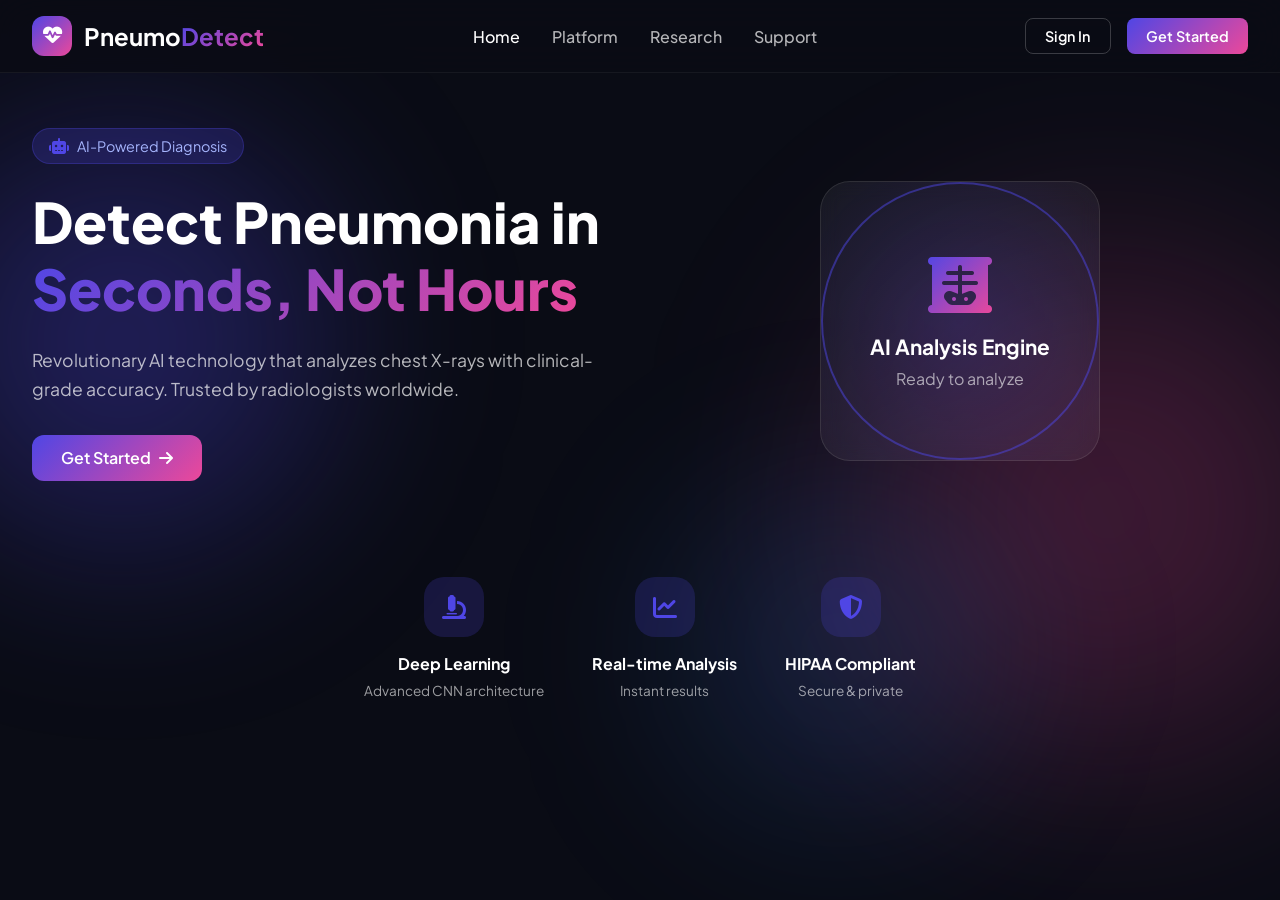
<file: frontend/index.html>
<!DOCTYPE html>
<html lang="en">
<head>
    <meta charset="UTF-8">
    <meta name="viewport" content="width=device-width, initial-scale=1.0">
    <title>PneumoDetect AI</title>
    <link rel="stylesheet" href="style.css">
    <link href="https://fonts.googleapis.com/css2?family=Plus+Jakarta+Sans:wght@300;400;500;600;700;800&display=swap" rel="stylesheet">
    <link rel="stylesheet" href="https://cdnjs.cloudflare.com/ajax/libs/font-awesome/6.4.0/css/all.min.css">
</head>
<body>
    <!-- Modern Background -->
    <div class="new-bg">
        <div class="blob-1"></div>
        <div class="blob-2"></div>
        <div class="blob-3"></div>
    </div>

    <!-- Navigation -->
    <nav class="new-nav">
        <div class="nav-wrapper">
            <div class="brand">
                <div class="brand-icon">
                    <i class="fas fa-heartbeat"></i>
                </div>
                <span class="brand-name">Pneumo<span>Detect</span></span>
            </div>
            <div class="nav-menu">
                <a href="#" class="nav-item active">Home</a>
                <a href="#" class="nav-item">Platform</a>
                <a href="#" class="nav-item">Research</a>
                <a href="#" class="nav-item">Support</a>
            </div>
            <div class="auth-actions">
                <button class="auth-btn login-btn" onclick="window.location.href='login.html'">Sign In</button>
                <button class="auth-btn signup-btn" onclick="window.location.href='login.html?register=true'">Get Started</button>
            </div>
        </div>
    </nav>

    <!-- Landing Content -->
    <div class="landing-content">
        <!-- Hero Section -->
        <div class="new-hero">
            <div class="hero-left">
                <div class="hero-tag">
                    <i class="fas fa-robot"></i>
                    <span>AI-Powered Diagnosis</span>
                </div>
                <h1 class="hero-heading">
                    Detect Pneumonia in<br>
                    <span class="heading-highlight">Seconds, Not Hours</span>
                </h1>
                <p class="hero-text">
                    Revolutionary AI technology that analyzes chest X-rays with clinical-grade accuracy.
                    Trusted by radiologists worldwide.
                </p>
                <div class="hero-cta">
                    <button class="cta-primary" onclick="window.location.href='login.html?register=true'">
                        Get Started
                        <i class="fas fa-arrow-right"></i>

                </div>

            </div>
            <div class="hero-right">
                <div class="hero-card">
                    <div class="card-glow"></div>
                    <div class="card-content">
                        <i class="fas fa-x-ray"></i>
                        <h3>AI Analysis Engine</h3>
                        <p>Ready to analyze</p>
                        <div class="pulse-ring"></div>
                    </div>
                </div>
            </div>
        </div>

        <!-- Features Preview -->
        <div class="features-preview">
            <div class="feature-item">
                <div class="feature-icon">
                    <i class="fas fa-microscope"></i>
                </div>
                <h4>Deep Learning</h4>
                <p>Advanced CNN architecture</p>
            </div>
            <div class="feature-item">
                <div class="feature-icon">
                    <i class="fas fa-chart-line"></i>
                </div>
                <h4>Real-time Analysis</h4>
                <p>Instant results</p>
            </div>
            <div class="feature-item">
                <div class="feature-icon">
                    <i class="fas fa-shield-alt"></i>
                </div>
                <h4>HIPAA Compliant</h4>
                <p>Secure & private</p>
            </div>
        </div>
    </div>

    <script>
        // Simple redirect for demo button
        document.getElementById('demoBtn')?.addEventListener('click', function() {
            alert('Demo video coming soon!');
        });
    </script>
</body>
</html>
</file>
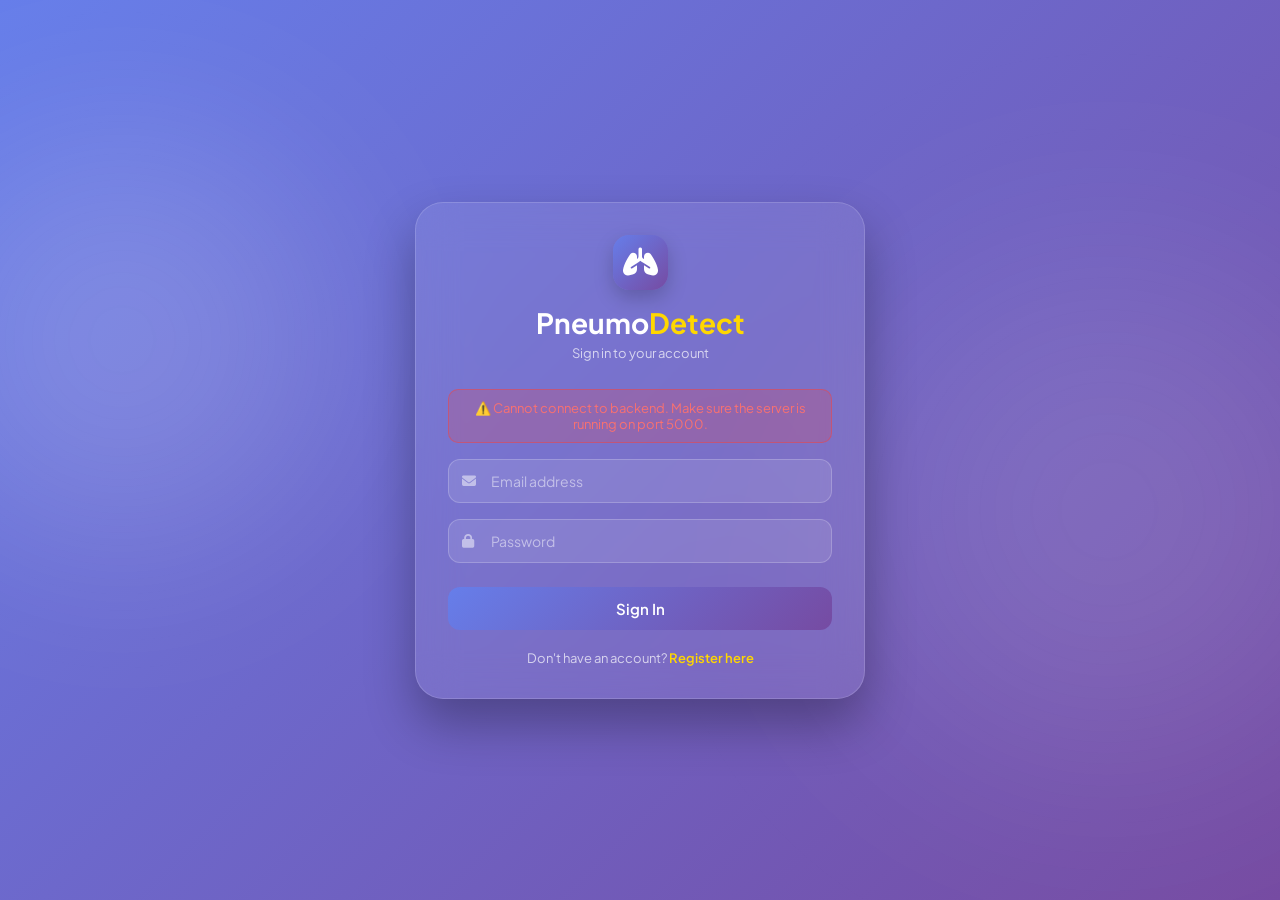
<file: frontend/login.html>
<!DOCTYPE html>
<html lang="en">
<head>
    <meta charset="UTF-8">
    <meta name="viewport" content="width=device-width, initial-scale=1.0">
    <title>Login - PneumoDetect AI</title>
    <link href="https://fonts.googleapis.com/css2?family=Plus+Jakarta+Sans:wght@300;400;500;600;700;800&display=swap" rel="stylesheet">
    <link rel="stylesheet" href="https://cdnjs.cloudflare.com/ajax/libs/font-awesome/6.4.0/css/all.min.css">
    <style>
        * {
            margin: 0;
            padding: 0;
            box-sizing: border-box;
        }

        

        body {
            font-family: 'Plus Jakarta Sans', sans-serif;
            min-height: 100vh;
            background: linear-gradient(135deg, #667eea 0%, #764ba2 100%);
        }

        .bg-animation {
            position: fixed;
            top: 0;
            left: 0;
            width: 100%;
            height: 100%;
            z-index: 0;
            overflow: hidden;
        }

        .bg-blob-1 {
            position: absolute;
            top: 10%;
            left: -10%;
            width: 500px;
            height: 500px;
            background: radial-gradient(circle, rgba(255,255,255,0.2), transparent);
            border-radius: 50%;
            filter: blur(80px);
            animation: floatBlob 15s ease-in-out infinite;
        }

        .bg-blob-2 {
            position: absolute;
            bottom: 10%;
            right: -10%;
            width: 600px;
            height: 600px;
            background: radial-gradient(circle, rgba(255,255,255,0.15), transparent);
            border-radius: 50%;
            filter: blur(100px);
            animation: floatBlob 20s ease-in-out infinite reverse;
        }

        @keyframes floatBlob {
            0%, 100% { transform: translate(0, 0) scale(1); }
            50% { transform: translate(50px, 50px) scale(1.1); }
        }

        .login-container {
            position: relative;
            z-index: 1;
            min-height: 100vh;
            display: flex;
            align-items: center;
            justify-content: center;
            padding: 20px;
        }

        .login-card {
            background: rgba(255, 255, 255, 0.08);
            backdrop-filter: blur(20px);
            border-radius: 28px;
            padding: 32px;
            width: 100%;
            max-width: 450px;
            border: 1px solid rgba(255, 255, 255, 0.15);
            box-shadow: 0 25px 50px rgba(0, 0, 0, 0.3);
            animation: fadeInUp 0.6s ease;
        }

        @keyframes fadeInUp {
            from { opacity: 0; transform: translateY(30px); }
            to { opacity: 1; transform: translateY(0); }
        }

        .login-header {
            text-align: center;
            margin-bottom: 28px;
        }

        .logo-icon {
            width: 55px;
            height: 55px;
            background: linear-gradient(135deg, #667eea, #764ba2);
            border-radius: 16px;
            display: flex;
            align-items: center;
            justify-content: center;
            margin: 0 auto 15px;
            box-shadow: 0 8px 20px rgba(0, 0, 0, 0.2);
        }

        .logo-icon i {
            font-size: 28px;
            color: white;
        }

        .login-header h1 {
            font-size: 28px;
            font-weight: 700;
            color: white;
            margin-bottom: 5px;
        }

        .login-header h1 span {
            color: #ffd700;
        }

        .login-header p {
            color: rgba(255, 255, 255, 0.7);
            font-size: 13px;
        }

        .input-group {
            position: relative;
            margin-bottom: 16px;
        }

        .input-group i {
            position: absolute;
            left: 14px;
            top: 50%;
            transform: translateY(-50%);
            color: rgba(255, 255, 255, 0.5);
            font-size: 14px;
        }

        .input-group input, .input-group select {
            width: 100%;
            padding: 12px 14px 12px 42px;
            background: rgba(255, 255, 255, 0.1);
            border: 1px solid rgba(255, 255, 255, 0.2);
            border-radius: 12px;
            color: white;
            font-size: 14px;
            font-family: inherit;
        }

        .input-group select option {
            background: #1a1a2e;
        }

        .input-group input:focus, .input-group select:focus {
            outline: none;
            border-color: #667eea;
            background: rgba(255, 255, 255, 0.15);
        }

        .input-group input::placeholder {
            color: rgba(255, 255, 255, 0.5);
        }

        .login-btn {
            width: 100%;
            padding: 12px;
            background: linear-gradient(135deg, #667eea, #764ba2);
            border: none;
            border-radius: 12px;
            color: white;
            font-size: 15px;
            font-weight: 600;
            cursor: pointer;
            transition: all 0.3s ease;
            font-family: inherit;
            margin-top: 8px;
        }

        .login-btn:hover {
            transform: translateY(-2px);
            box-shadow: 0 8px 20px rgba(102, 126, 234, 0.4);
        }

        .login-footer {
            text-align: center;
            margin-top: 20px;
            color: rgba(255, 255, 255, 0.7);
            font-size: 13px;
        }

        .login-footer a {
            color: #ffd700;
            text-decoration: none;
            font-weight: 600;
        }

        .login-footer a:hover {
            text-decoration: underline;
        }

        .error-message {
            background: rgba(239, 68, 68, 0.2);
            border: 1px solid rgba(239, 68, 68, 0.5);
            border-radius: 10px;
            padding: 10px;
            margin-bottom: 16px;
            color: #f87171;
            font-size: 13px;
            text-align: center;
        }

        .success-message {
            background: rgba(34, 197, 94, 0.2);
            border: 1px solid rgba(34, 197, 94, 0.5);
            border-radius: 10px;
            padding: 10px;
            margin-bottom: 16px;
            color: #4ade80;
            font-size: 13px;
            text-align: center;
        }

        .modal {
            display: none;
            position: fixed;
            top: 0;
            left: 0;
            width: 100%;
            height: 100%;
            background: rgba(0, 0, 0, 0.9);
            backdrop-filter: blur(20px);
            z-index: 1000;
            align-items: center;
            justify-content: center;
        }

        .modal.show {
            display: flex;
        }

        .modal-content {
            background: rgba(20, 22, 36, 0.95);
            backdrop-filter: blur(20px);
            border-radius: 28px;
            padding: 32px;
            width: 90%;
            max-width: 450px;
            border: 1px solid rgba(255, 255, 255, 0.1);
            animation: fadeInUp 0.3s ease;
        }

        .modal-header {
            display: flex;
            justify-content: space-between;
            align-items: center;
            margin-bottom: 20px;
        }

        .modal-header h2 {
            color: white;
            font-size: 22px;
        }

        .close-modal {
            background: none;
            border: none;
            color: rgba(255, 255, 255, 0.5);
            font-size: 24px;
            cursor: pointer;
        }

        .close-modal:hover {
            color: white;
        }

        .form-row {
            display: grid;
            grid-template-columns: 1fr 1fr;
            gap: 12px;
            margin-bottom: 0;
        }

        .toggle-switch {
            display: flex;
            align-items: center;
            justify-content: space-between;
            background: rgba(255,255,255,0.05);
            padding: 12px;
            border-radius: 12px;
            margin-bottom: 16px;
        }

        .toggle-label {
            color: white;
            font-size: 14px;
        }

        .toggle-label i {
            margin-right: 8px;
            color: #ffd700;
        }

        .switch {
            position: relative;
            display: inline-block;
            width: 50px;
            height: 24px;
        }

        .switch input {
            opacity: 0;
            width: 0;
            height: 0;
        }

        .slider {
            position: absolute;
            cursor: pointer;
            top: 0;
            left: 0;
            right: 0;
            bottom: 0;
            background-color: rgba(255,255,255,0.2);
            transition: 0.3s;
            border-radius: 24px;
        }

        .slider:before {
            position: absolute;
            content: "";
            height: 18px;
            width: 18px;
            left: 3px;
            bottom: 3px;
            background-color: white;
            transition: 0.3s;
            border-radius: 50%;
        }

        input:checked + .slider {
            background: linear-gradient(135deg, #667eea, #764ba2);
        }

        input:checked + .slider:before {
            transform: translateX(26px);
        }

        .admin-code-field {
            display: none;
            margin-bottom: 16px;
        }

        .admin-code-field.show {
            display: block;
        }

        @media (max-width: 480px) {
            .login-card {
                padding: 24px;
            }
            .form-row {
                grid-template-columns: 1fr;
                gap: 0;
            }
            .login-header h1 {
                font-size: 24px;
            }
        }
    </style>
</head>
<body>
    <div class="bg-animation">
        <div class="bg-blob-1"></div>
        <div class="bg-blob-2"></div>
    </div>

    <div class="login-container">
        <div class="login-card">
            <div class="login-header">
                <div class="logo-icon">
                    <i class="fas fa-lungs"></i>
                </div>
                <h1>Pneumo<span>Detect</span></h1>
                <p>Sign in to your account</p>
            </div>
            
            <div id="errorDisplay" class="error-message" style="display: none;"></div>
            <div id="successDisplay" class="success-message" style="display: none;"></div>
            
            <form id="loginForm">
                <div class="input-group">
                    <i class="fas fa-envelope"></i>
                    <input type="email" id="email" placeholder="Email address" required>
                </div>
                <div class="input-group">
                    <i class="fas fa-lock"></i>
                    <input type="password" id="password" placeholder="Password" required>
                </div>
                <button type="submit" class="login-btn">Sign In</button>
            </form>
            
            <div class="login-footer">
                <p>Don't have an account? <a href="#" onclick="showRegister()">Register here</a></p>
            </div>
        </div>
    </div>

    <!-- Register Modal -->
    <div class="modal" id="registerModal">
        <div class="modal-content">
            <div class="modal-header">
                <h2>Create Account</h2>
                <button class="close-modal" onclick="closeRegister()">&times;</button>
            </div>
            <form id="registerForm">
                <div class="form-row">
                    <div class="input-group">
                        <i class="fas fa-user"></i>
                        <input type="text" id="firstName" placeholder="First Name" required>
                    </div>
                    <div class="input-group">
                        <i class="fas fa-user"></i>
                        <input type="text" id="lastName" placeholder="Last Name" required>
                    </div>
                </div>
                <div class="input-group">
                    <i class="fas fa-envelope"></i>
                    <input type="email" id="regEmail" placeholder="Email address" required>
                </div>
                <div class="input-group">
                    <i class="fas fa-hospital"></i>
                    <input type="text" id="hospitalName" placeholder="Hospital/Clinic Name">
                </div>
                <div class="input-group">
                    <i class="fas fa-lock"></i>
                    <input type="password" id="regPassword" placeholder="Password (min 6 characters)" required>
                </div>
                <div class="input-group">
                    <i class="fas fa-check-circle"></i>
                    <input type="password" id="confirmPassword" placeholder="Confirm Password" required>
                </div>
                
                <!-- Admin Toggle Switch -->
                <div class="toggle-switch">
                    <span class="toggle-label">
                        <i class="fas fa-shield-alt"></i> Register as Admin
                    </span>
                    <label class="switch">
                        <input type="checkbox" id="adminToggle">
                        <span class="slider"></span>
                    </label>
                </div>
                
                <!-- Admin Code Field (hidden by default) -->
                <div class="admin-code-field" id="adminCodeField">
                    <div class="input-group">
                        <i class="fas fa-key"></i>
                        <input type="text" id="adminCode" placeholder="Admin Registration Code">
                    </div>
                </div>
                
                <button type="submit" class="login-btn">Create Account</button>
            </form>
        </div>
    </div>

    <script>
        const API_URL = 'http://localhost:5000';
        
        // Admin toggle functionality
        const adminToggle = document.getElementById('adminToggle');
        const adminCodeField = document.getElementById('adminCodeField');
        
        adminToggle.addEventListener('change', function() {
            if (this.checked) {
                adminCodeField.classList.add('show');
            } else {
                adminCodeField.classList.remove('show');
            }
        });
        
        async function testBackendConnection() {
            try {
                const response = await fetch(`${API_URL}/health`);
                if (response.ok) {
                    console.log('✅ Backend connected');
                    document.getElementById('errorDisplay').style.display = 'none';
                } else {
                    throw new Error('Backend responded with error');
                }
            } catch (error) {
                console.error('❌ Backend not reachable:', error);
                document.getElementById('errorDisplay').style.display = 'block';
                document.getElementById('errorDisplay').innerHTML = '⚠️ Cannot connect to backend. Make sure the server is running on port 5000.';
            }
        }
        
        testBackendConnection();
        
        document.getElementById('loginForm').addEventListener('submit', async (e) => {
            e.preventDefault();
            const email = document.getElementById('email').value;
            const password = document.getElementById('password').value;
            
            try {
                const response = await fetch(`${API_URL}/api/login`, {
                    method: 'POST',
                    headers: { 'Content-Type': 'application/json' },
                    credentials: 'include',
                    body: JSON.stringify({ email, password })
                });
                
                const data = await response.json();
                
                if (response.ok) {
                    localStorage.setItem('user', JSON.stringify(data));
                    if (data.role === 'admin') {
                        window.location.href = 'admin_dashboard.html';
                    } else {
                        window.location.href = 'doctor_dashboard.html';
                    }
                } else {
                    document.getElementById('errorDisplay').style.display = 'block';
                    document.getElementById('errorDisplay').innerHTML = data.error || 'Login failed';
                    setTimeout(() => {
                        document.getElementById('errorDisplay').style.display = 'none';
                    }, 3000);
                }
            } catch (error) {
                document.getElementById('errorDisplay').style.display = 'block';
                document.getElementById('errorDisplay').innerHTML = 'Connection error. Make sure backend is running on port 5000';
            }
        });
        
        document.getElementById('registerForm').addEventListener('submit', async (e) => {
            e.preventDefault();
            const password = document.getElementById('regPassword').value;
            const confirm = document.getElementById('confirmPassword').value;
            
            if (password !== confirm) {
                alert('Passwords do not match');
                return;
            }
            
            if (password.length < 6) {
                alert('Password must be at least 6 characters');
                return;
            }
            
            const isAdmin = document.getElementById('adminToggle').checked;
            const data = {
                first_name: document.getElementById('firstName').value,
                last_name: document.getElementById('lastName').value,
                email: document.getElementById('regEmail').value,
                password: password,
                hospital_name: document.getElementById('hospitalName').value,
                role: isAdmin ? 'admin' : 'doctor'
            };
            
            if (isAdmin) {
                data.admin_code = document.getElementById('adminCode').value;
                if (!data.admin_code) {
                    alert('Admin registration code is required');
                    return;
                }
            }
            
            try {
                const response = await fetch(`${API_URL}/api/register`, {
                    method: 'POST',
                    headers: { 'Content-Type': 'application/json' },
                    body: JSON.stringify(data)
                });
                
                const result = await response.json();
                
                if (response.ok) {
                    document.getElementById('successDisplay').style.display = 'block';
                    document.getElementById('successDisplay').innerHTML = 'Registration successful! Please login.';
                    setTimeout(() => {
                        closeRegister();
                        document.getElementById('email').value = data.email;
                        document.getElementById('successDisplay').style.display = 'none';
                    }, 2000);
                } else {
                    alert(result.error || 'Registration failed');
                }
            } catch (error) {
                alert('Connection error. Make sure backend is running');
            }
        });
        
        function showRegister() {
            document.getElementById('registerModal').style.display = 'flex';
            document.getElementById('adminToggle').checked = false;
            document.getElementById('adminCodeField').classList.remove('show');
            document.getElementById('adminCode').value = '';
        }
        
        function closeRegister() {
            document.getElementById('registerModal').style.display = 'none';
        }
        
        window.onclick = function(event) {
            const modal = document.getElementById('registerModal');
            if (event.target === modal) closeRegister();
        };
    </script>

    <script>
    // Check if URL has register=true parameter
    const urlParams = new URLSearchParams(window.location.search);
    if (urlParams.get('register') === 'true') {
        // Auto-open register modal after page loads
        window.addEventListener('load', function() {
            setTimeout(function() {
                showRegister();
            }, 500);
        });
    }
</script>
</body>
</html>
</file>
<file: frontend/style.css>
* {
    margin: 0;
    padding: 0;
    box-sizing: border-box;
}

body {
    font-family: 'Plus Jakarta Sans', sans-serif;
    background: #0a0c15;
    min-height: 100vh;
    overflow-x: hidden;
    color: #fff;
}

/* Modern Background */
.new-bg {
    position: fixed;
    top: 0;
    left: 0;
    width: 100%;
    height: 100%;
    z-index: 0;
    overflow: hidden;
}

.blob-1 {
    position: absolute;
    top: 10%;
    left: -10%;
    width: 500px;
    height: 500px;
    background: radial-gradient(circle, rgba(79, 70, 229, 0.4), transparent);
    border-radius: 50%;
    filter: blur(80px);
    animation: floatBlob 15s ease-in-out infinite;
}

.blob-2 {
    position: absolute;
    bottom: 10%;
    right: -10%;
    width: 600px;
    height: 600px;
    background: radial-gradient(circle, rgba(236, 72, 153, 0.3), transparent);
    border-radius: 50%;
    filter: blur(100px);
    animation: floatBlob 20s ease-in-out infinite reverse;
}

.blob-3 {
    position: absolute;
    top: 50%;
    left: 50%;
    width: 400px;
    height: 400px;
    background: radial-gradient(circle, rgba(59, 130, 246, 0.2), transparent);
    border-radius: 50%;
    filter: blur(80px);
    animation: floatBlob 12s ease-in-out infinite;
}

@keyframes floatBlob {
    0%, 100% { transform: translate(0, 0) scale(1); }
    50% { transform: translate(50px, 50px) scale(1.1); }
}

/* Navigation */
.new-nav {
    position: fixed;
    top: 0;
    left: 0;
    right: 0;
    z-index: 100;
    background: rgba(10, 12, 21, 0.8);
    backdrop-filter: blur(20px);
    border-bottom: 1px solid rgba(255, 255, 255, 0.05);
    padding: 1rem 0;
}

.nav-wrapper {
    max-width: 1400px;
    margin: 0 auto;
    padding: 0 2rem;
    display: flex;
    justify-content: space-between;
    align-items: center;
}

.brand {
    display: flex;
    align-items: center;
    gap: 0.75rem;
}

.brand-icon {
    width: 40px;
    height: 40px;
    background: linear-gradient(135deg, #4f46e5, #ec489a);
    border-radius: 12px;
    display: flex;
    align-items: center;
    justify-content: center;
}

.brand-icon i {
    font-size: 1.2rem;
    color: white;
}

.brand-name {
    font-size: 1.5rem;
    font-weight: 700;
    color: white;
}

.brand-name span {
    background: linear-gradient(135deg, #4f46e5, #ec489a);
    -webkit-background-clip: text;
    background-clip: text;
    color: transparent;
}

.nav-menu {
    display: flex;
    gap: 2rem;
}

.nav-menu .nav-item {
    color: rgba(255, 255, 255, 0.7);
    text-decoration: none;
    font-weight: 500;
    transition: color 0.3s ease;
    background: none;
    padding: 0;
}

.nav-menu .nav-item:hover,
.nav-menu .nav-item.active {
    color: white;
}

.auth-actions {
    display: flex;
    gap: 1rem;
}

.auth-btn {
    padding: 0.5rem 1.2rem;
    border-radius: 8px;
    font-weight: 600;
    cursor: pointer;
    transition: all 0.3s ease;
    font-family: inherit;
    font-size: 0.9rem;
}

.login-btn {
    background: transparent;
    border: 1px solid rgba(255, 255, 255, 0.2);
    color: white;
}

.login-btn:hover {
    background: rgba(255, 255, 255, 0.1);
    border-color: white;
    transform: translateY(-2px);
}

.signup-btn {
    background: linear-gradient(135deg, #4f46e5, #ec489a);
    border: none;
    color: white;
}

.signup-btn:hover {
    transform: translateY(-2px);
    box-shadow: 0 5px 20px rgba(79, 70, 229, 0.4);
}

/* Landing Content */
.landing-content {
    position: relative;
    z-index: 1;
    max-width: 1400px;
    margin: 0 auto;
    padding: 8rem 2rem 4rem;
}

.new-hero {
    display: grid;
    grid-template-columns: 1fr 1fr;
    gap: 4rem;
    align-items: center;
    margin-bottom: 4rem;
}

.hero-left {
    max-width: 600px;
}

.hero-tag {
    display: inline-flex;
    align-items: center;
    gap: 0.5rem;
    background: rgba(79, 70, 229, 0.2);
    padding: 0.5rem 1rem;
    border-radius: 50px;
    margin-bottom: 1.5rem;
    border: 1px solid rgba(79, 70, 229, 0.3);
}

.hero-tag i {
    color: #4f46e5;
}

.hero-tag span {
    font-size: 0.9rem;
    color: #a5b4fc;
}

.hero-heading {
    font-size: 3.5rem;
    font-weight: 800;
    line-height: 1.2;
    margin-bottom: 1.5rem;
}

.heading-highlight {
    background: linear-gradient(135deg, #4f46e5, #ec489a);
    -webkit-background-clip: text;
    background-clip: text;
    color: transparent;
}

.hero-text {
    font-size: 1.1rem;
    color: rgba(255, 255, 255, 0.7);
    line-height: 1.6;
    margin-bottom: 2rem;
}

.hero-cta {
    display: flex;
    gap: 1rem;
    margin-bottom: 2rem;
}

.cta-primary {
    background: linear-gradient(135deg, #4f46e5, #ec489a);
    border: none;
    padding: 0.8rem 1.8rem;
    border-radius: 12px;
    color: white;
    font-weight: 600;
    cursor: pointer;
    display: inline-flex;
    align-items: center;
    gap: 0.5rem;
    transition: all 0.3s ease;
    font-family: inherit;
    font-size: 1rem;
}

.cta-primary:hover {
    transform: translateY(-2px);
    box-shadow: 0 10px 25px rgba(79, 70, 229, 0.4);
}

.cta-secondary {
    background: transparent;
    border: 1px solid rgba(255, 255, 255, 0.2);
    padding: 0.8rem 1.8rem;
    border-radius: 12px;
    color: white;
    font-weight: 600;
    cursor: pointer;
    display: inline-flex;
    align-items: center;
    gap: 0.5rem;
    transition: all 0.3s ease;
    font-family: inherit;
    font-size: 1rem;
}

.cta-secondary:hover {
    background: rgba(255, 255, 255, 0.05);
    border-color: white;
}

.hero-stats {
    display: flex;
    gap: 2rem;
    padding-top: 1rem;
    border-top: 1px solid rgba(255, 255, 255, 0.1);
}

.stat-item {
    text-align: center;
}

.stat-number {
    font-size: 1.8rem;
    font-weight: 700;
    color: white;
}

.stat-desc {
    font-size: 0.85rem;
    color: rgba(255, 255, 255, 0.5);
}

.hero-right {
    display: flex;
    justify-content: center;
    align-items: center;
}

.hero-card {
    position: relative;
    width: 280px;
    height: 280px;
    background: rgba(255, 255, 255, 0.05);
    backdrop-filter: blur(10px);
    border-radius: 30px;
    border: 1px solid rgba(255, 255, 255, 0.1);
    display: flex;
    align-items: center;
    justify-content: center;
    animation: floatCard 3s ease-in-out infinite;
}

@keyframes floatCard {
    0%, 100% { transform: translateY(0); }
    50% { transform: translateY(-15px); }
}

.card-glow {
    position: absolute;
    top: 0;
    left: 0;
    right: 0;
    bottom: 0;
    background: radial-gradient(circle at center, rgba(79, 70, 229, 0.2), transparent);
    border-radius: 30px;
}

.card-content {
    text-align: center;
    z-index: 1;
}

.card-content i {
    font-size: 4rem;
    background: linear-gradient(135deg, #4f46e5, #ec489a);
    -webkit-background-clip: text;
    background-clip: text;
    color: transparent;
    margin-bottom: 1rem;
}

.card-content h3 {
    font-size: 1.3rem;
    margin-bottom: 0.5rem;
    color: white;
}

.card-content p {
    color: rgba(255, 255, 255, 0.6);
}

.pulse-ring {
    position: absolute;
    top: 50%;
    left: 50%;
    width: 100%;
    height: 100%;
    border-radius: 50%;
    border: 2px solid rgba(79, 70, 229, 0.5);
    transform: translate(-50%, -50%);
    animation: pulseRing 2s ease-out infinite;
}

@keyframes pulseRing {
    0% { width: 100%; height: 100%; opacity: 1; }
    100% { width: 150%; height: 150%; opacity: 0; }
}

.features-preview {
    display: flex;
    justify-content: center;
    gap: 3rem;
    margin-top: 4rem;
}

.feature-item {
    text-align: center;
}

.feature-icon {
    width: 60px;
    height: 60px;
    background: rgba(79, 70, 229, 0.2);
    border-radius: 20px;
    display: flex;
    align-items: center;
    justify-content: center;
    margin: 0 auto 1rem;
}

.feature-icon i {
    font-size: 1.5rem;
    color: #4f46e5;
}

.feature-item h4 {
    margin-bottom: 0.5rem;
    color: white;
}

.feature-item p {
    font-size: 0.85rem;
    color: rgba(255, 255, 255, 0.6);
}

/* ==================== LOGIN PAGE STYLES ==================== */
.login-container {
    min-height: 100vh;
    display: flex;
    align-items: center;
    justify-content: center;
    background: linear-gradient(135deg, #667eea 0%, #764ba2 100%);
    padding: 20px;
    position: relative;
    z-index: 1;
}

.login-card {
    background: rgba(255, 255, 255, 0.1);
    backdrop-filter: blur(10px);
    border-radius: 24px;
    padding: 40px;
    width: 100%;
    max-width: 450px;
    border: 1px solid rgba(255, 255, 255, 0.2);
    animation: fadeInUp 0.5s ease;
}

@keyframes fadeInUp {
    from {
        opacity: 0;
        transform: translateY(30px);
    }
    to {
        opacity: 1;
        transform: translateY(0);
    }
}

.login-header {
    text-align: center;
    margin-bottom: 30px;
}

.login-header .logo-icon {
    width: 60px;
    height: 60px;
    background: linear-gradient(135deg, #667eea, #764ba2);
    border-radius: 15px;
    display: flex;
    align-items: center;
    justify-content: center;
    margin: 0 auto 15px;
}

.login-header .logo-icon i {
    font-size: 30px;
    color: white;
}

.login-header h1 {
    color: white;
    font-size: 28px;
    margin-bottom: 8px;
}

.login-header h1 span {
    color: #ffd700;
}

.login-header p {
    color: rgba(255, 255, 255, 0.8);
}

.demo-credentials {
    margin-top: 20px;
    padding: 15px;
    background: rgba(0, 0, 0, 0.3);
    border-radius: 12px;
    font-size: 12px;
}

.demo-credentials p {
    margin: 5px 0;
    color: rgba(255, 255, 255, 0.7);
}

/* ==================== DASHBOARD LAYOUT ==================== */
.dashboard-wrapper {
    display: flex;
    min-height: 100vh;
    background: #0a0c15;
}

.sidebar {
    width: 280px;
    background: rgba(20, 22, 36, 0.95);
    backdrop-filter: blur(10px);
    border-right: 1px solid rgba(255, 255, 255, 0.05);
    display: flex;
    flex-direction: column;
    position: fixed;
    height: 100vh;
    overflow-y: auto;
}

.sidebar-header {
    padding: 1.5rem;
    border-bottom: 1px solid rgba(255, 255, 255, 0.05);
}

.sidebar-header .logo {
    display: flex;
    align-items: center;
    gap: 0.75rem;
    font-size: 1.3rem;
    font-weight: 700;
}

.sidebar-header .logo i {
    font-size: 1.8rem;
    color: #4f46e5;
}

.sidebar-header .logo span {
    color: white;
}

.sidebar-header .logo span span {
    color: #4f46e5;
}

.sidebar-nav {
    flex: 1;
    padding: 1.5rem;
    display: flex;
    flex-direction: column;
    gap: 0.5rem;
}

.sidebar-nav .nav-item {
    display: flex;
    align-items: center;
    gap: 1rem;
    padding: 0.75rem 1rem;
    color: rgba(255, 255, 255, 0.7);
    text-decoration: none;
    border-radius: 12px;
    transition: all 0.3s ease;
    background: none;
}

.sidebar-nav .nav-item i {
    width: 20px;
    font-size: 1.1rem;
}

.sidebar-nav .nav-item:hover,
.sidebar-nav .nav-item.active {
    background: rgba(79, 70, 229, 0.2);
    color: white;
}

.sidebar-footer {
    padding: 1.5rem;
    border-top: 1px solid rgba(255, 255, 255, 0.05);
}

.user-info {
    display: flex;
    align-items: center;
    gap: 0.75rem;
    margin-bottom: 1rem;
}

.user-avatar {
    width: 40px;
    height: 40px;
    background: linear-gradient(135deg, #4f46e5, #ec489a);
    border-radius: 12px;
    display: flex;
    align-items: center;
    justify-content: center;
    font-weight: 700;
    font-size: 1rem;
}

.user-details {
    display: flex;
    flex-direction: column;
}

.user-name {
    font-weight: 600;
    color: white;
}

.user-role {
    font-size: 0.75rem;
    color: rgba(255, 255, 255, 0.5);
}

.logout-btn {
    width: 100%;
    padding: 0.6rem;
    background: rgba(255, 255, 255, 0.1);
    border: none;
    border-radius: 8px;
    color: white;
    cursor: pointer;
    transition: all 0.3s ease;
    font-family: inherit;
}

.logout-btn:hover {
    background: rgba(239, 68, 68, 0.3);
}

.main-content {
    flex: 1;
    margin-left: 280px;
    padding: 2rem;
}

.page {
    display: none;
    animation: fadeIn 0.3s ease;
}

.page.active {
    display: block;
}

.page-header {
    display: flex;
    justify-content: space-between;
    align-items: center;
    margin-bottom: 2rem;
}

.page-header h1 {
    color: white;
    font-size: 1.8rem;
}

.page-header p {
    color: rgba(255, 255, 255, 0.6);
}

/* Stats Grid */
.stats-grid {
    display: grid;
    grid-template-columns: repeat(4, 1fr);
    gap: 1.5rem;
    margin-bottom: 2rem;
}

.stat-card {
    background: rgba(255, 255, 255, 0.05);
    border-radius: 20px;
    padding: 1.5rem;
    display: flex;
    align-items: center;
    gap: 1rem;
}

.stat-icon {
    width: 50px;
    height: 50px;
    background: rgba(79, 70, 229, 0.2);
    border-radius: 15px;
    display: flex;
    align-items: center;
    justify-content: center;
}

.stat-icon i {
    font-size: 1.5rem;
    color: #4f46e5;
}

.stat-info h3 {
    font-size: 1.8rem;
    color: white;
    margin-bottom: 0.25rem;
}

.stat-info p {
    color: rgba(255, 255, 255, 0.5);
    font-size: 0.85rem;
}

/* Charts */
.charts-row {
    display: grid;
    grid-template-columns: repeat(2, 1fr);
    gap: 1.5rem;
}

.chart-card {
    background: rgba(255, 255, 255, 0.05);
    border-radius: 20px;
    padding: 1.5rem;
}

.chart-card h3 {
    color: white;
    margin-bottom: 1rem;
}

/* Tables */
.table-container {
    background: rgba(255, 255, 255, 0.05);
    border-radius: 20px;
    overflow-x: auto;
}

.data-table {
    width: 100%;
    border-collapse: collapse;
}

.data-table th {
    padding: 1rem;
    text-align: left;
    color: rgba(255, 255, 255, 0.7);
    border-bottom: 1px solid rgba(255, 255, 255, 0.1);
    font-weight: 600;
}

.data-table td {
    padding: 1rem;
    color: white;
    border-bottom: 1px solid rgba(255, 255, 255, 0.05);
}

.data-table tr:hover {
    background: rgba(255, 255, 255, 0.03);
}

/* Badges */
.badge {
    display: inline-block;
    padding: 0.25rem 0.75rem;
    border-radius: 20px;
    font-size: 0.75rem;
    font-weight: 500;
}

.badge-success {
    background: rgba(34, 197, 94, 0.2);
    color: #22c55e;
}

.badge-danger {
    background: rgba(239, 68, 68, 0.2);
    color: #ef4444;
}

.badge-warning {
    background: rgba(245, 158, 11, 0.2);
    color: #f59e0b;
}

.badge-info {
    background: rgba(79, 70, 229, 0.2);
    color: #818cf8;
}

/* Action Buttons */
.action-btn {
    background: rgba(255, 255, 255, 0.1);
    border: none;
    padding: 0.4rem 0.6rem;
    border-radius: 6px;
    color: white;
    cursor: pointer;
    margin: 0 2px;
    transition: all 0.3s ease;
}

.action-btn:hover {
    background: rgba(79, 70, 229, 0.5);
}

.action-btn.delete:hover {
    background: rgba(239, 68, 68, 0.5);
}

/* Search Bar */
.search-bar {
    position: relative;
    margin-bottom: 1.5rem;
}

.search-bar i {
    position: absolute;
    left: 1rem;
    top: 50%;
    transform: translateY(-50%);
    color: rgba(255, 255, 255, 0.5);
}

.search-bar input {
    width: 100%;
    padding: 0.8rem 1rem 0.8rem 2.8rem;
    background: rgba(255, 255, 255, 0.05);
    border: 1px solid rgba(255, 255, 255, 0.1);
    border-radius: 12px;
    color: white;
    font-family: inherit;
}

.search-bar input:focus {
    outline: none;
    border-color: #4f46e5;
}

/* Analysis Container */
.analysis-container {
    display: grid;
    grid-template-columns: 1fr 1fr;
    gap: 2rem;
}

.patient-form,
.upload-section {
    background: rgba(255, 255, 255, 0.05);
    border-radius: 20px;
    padding: 1.5rem;
}

.form-group {
    margin-bottom: 1rem;
}

.form-group label {
    display: block;
    color: rgba(255, 255, 255, 0.7);
    margin-bottom: 0.5rem;
    font-size: 0.85rem;
}

.form-group input,
.form-group select,
.form-group textarea {
    width: 100%;
    padding: 0.7rem 1rem;
    background: rgba(255, 255, 255, 0.1);
    border: 1px solid rgba(255, 255, 255, 0.1);
    border-radius: 10px;
    color: white;
    font-family: inherit;
}

.form-group input:focus,
.form-group select:focus,
.form-group textarea:focus {
    outline: none;
    border-color: #4f46e5;
}

.form-row {
    display: grid;
    grid-template-columns: 1fr 1fr;
    gap: 1rem;
}

.form-divider {
    text-align: center;
    color: rgba(255, 255, 255, 0.5);
    margin: 1rem 0;
}

/* Drop Zone */
.drop-zone {
    border: 2px dashed rgba(255, 255, 255, 0.2);
    border-radius: 16px;
    padding: 2rem;
    text-align: center;
    cursor: pointer;
    transition: all 0.3s ease;
}

.drop-zone:hover {
    border-color: #4f46e5;
    background: rgba(79, 70, 229, 0.05);
}

.drop-zone i {
    font-size: 3rem;
    color: #4f46e5;
    margin-bottom: 1rem;
}

.preview-area {
    position: relative;
    text-align: center;
}

.preview-area img {
    max-width: 100%;
    border-radius: 12px;
}

.remove-btn {
    position: absolute;
    top: 10px;
    right: 10px;
    background: rgba(0, 0, 0, 0.7);
    border: none;
    width: 30px;
    height: 30px;
    border-radius: 8px;
    color: white;
    cursor: pointer;
}

/* Result Card */
.result-section {
    margin-top: 2rem;
}

.result-card {
    background: rgba(255, 255, 255, 0.05);
    border-radius: 20px;
    padding: 1.5rem;
    display: flex;
    align-items: center;
    justify-content: space-between;
    flex-wrap: wrap;
    gap: 1rem;
}

.result-card.normal {
    border: 1px solid rgba(34, 197, 94, 0.3);
}

.result-card.pneumonia {
    border: 1px solid rgba(239, 68, 68, 0.3);
}

.result-icon i {
    font-size: 2.5rem;
}

.result-card.normal .result-icon i {
    color: #22c55e;
}

.result-card.pneumonia .result-icon i {
    color: #ef4444;
}

.result-details {
    display: flex;
    flex-direction: column;
}

.result-label {
    font-size: 0.75rem;
    color: rgba(255, 255, 255, 0.5);
}

.result-value {
    font-size: 1.5rem;
    font-weight: 700;
}

.confidence-meter {
    flex: 1;
    min-width: 200px;
}

.meter-bar {
    height: 8px;
    background: rgba(255, 255, 255, 0.1);
    border-radius: 10px;
    overflow: hidden;
    margin: 0.5rem 0;
}

.meter-fill {
    height: 100%;
    background: linear-gradient(90deg, #4f46e5, #ec489a);
    width: 0%;
    transition: width 1s ease;
}

/* Activity List */
.activity-list {
    display: flex;
    flex-direction: column;
    gap: 1rem;
}

.activity-item {
    display: flex;
    align-items: center;
    gap: 1rem;
    padding: 0.75rem;
    background: rgba(255, 255, 255, 0.03);
    border-radius: 12px;
}

.activity-item i {
    font-size: 1.2rem;
}

.activity-item div {
    flex: 1;
    display: flex;
    flex-direction: column;
}

.activity-item strong {
    color: white;
}

.activity-item span {
    font-size: 0.8rem;
    color: rgba(255, 255, 255, 0.5);
}

.activity-item small {
    color: rgba(255, 255, 255, 0.3);
    font-size: 0.7rem;
}

/* Reports Grid */
.reports-grid {
    display: grid;
    grid-template-columns: repeat(3, 1fr);
    gap: 1.5rem;
}

.report-card {
    background: rgba(255, 255, 255, 0.05);
    border-radius: 20px;
    padding: 1.5rem;
    text-align: center;
}

.report-card i {
    font-size: 2.5rem;
    color: #4f46e5;
    margin-bottom: 1rem;
}

.report-card h3 {
    color: white;
    margin-bottom: 0.5rem;
}

.report-card p {
    color: rgba(255, 255, 255, 0.5);
    font-size: 0.85rem;
    margin-bottom: 1rem;
}

.report-card select {
    width: 100%;
    padding: 0.5rem;
    background: rgba(255, 255, 255, 0.1);
    border: 1px solid rgba(255, 255, 255, 0.1);
    border-radius: 8px;
    color: white;
    margin-bottom: 1rem;
    font-family: inherit;
}

/* Buttons */
.btn-primary {
    background: linear-gradient(135deg, #4f46e5, #ec489a);
    border: none;
    padding: 0.6rem 1.2rem;
    border-radius: 10px;
    color: white;
    font-weight: 600;
    cursor: pointer;
    transition: all 0.3s ease;
    font-family: inherit;
}

.btn-primary:hover {
    transform: translateY(-2px);
    box-shadow: 0 5px 15px rgba(79, 70, 229, 0.4);
}

.btn-secondary {
    background: rgba(255, 255, 255, 0.1);
    border: none;
    padding: 0.6rem 1.2rem;
    border-radius: 10px;
    color: white;
    cursor: pointer;
    font-family: inherit;
}

.btn-secondary:hover {
    background: rgba(255, 255, 255, 0.2);
}

.analyze-btn {
    width: 100%;
    background: linear-gradient(135deg, #4f46e5, #ec489a);
    border: none;
    padding: 1rem;
    border-radius: 12px;
    color: white;
    font-weight: 600;
    cursor: pointer;
    margin-top: 1rem;
    font-family: inherit;
}

.analyze-btn:disabled {
    opacity: 0.5;
    cursor: not-allowed;
}

.save-result-btn {
    background: #22c55e;
    border: none;
    padding: 0.5rem 1rem;
    border-radius: 8px;
    color: white;
    cursor: pointer;
    font-family: inherit;
}

.save-result-btn:hover {
    background: #16a34a;
}

/* Filter Group */
.filter-group {
    display: flex;
    gap: 1rem;
    align-items: center;
}

.filter-group input {
    padding: 0.5rem;
    background: rgba(255, 255, 255, 0.1);
    border: 1px solid rgba(255, 255, 255, 0.1);
    border-radius: 8px;
    color: white;
    font-family: inherit;
}

/* Modal */
.modal {
    display: none;
    position: fixed;
    top: 0;
    left: 0;
    width: 100%;
    height: 100%;
    background: rgba(0, 0, 0, 0.9);
    backdrop-filter: blur(20px);
    z-index: 1000;
    align-items: center;
    justify-content: center;
}

.modal.show {
    display: flex;
}

.modal-content {
    background: rgba(20, 22, 36, 0.95);
    backdrop-filter: blur(20px);
    border-radius: 24px;
    padding: 2rem;
    width: 90%;
    max-width: 500px;
    border: 1px solid rgba(255, 255, 255, 0.1);
}

.modal-header {
    display: flex;
    justify-content: space-between;
    align-items: center;
    margin-bottom: 1.5rem;
}

.modal-header h2 {
    color: white;
}

.close-modal {
    background: none;
    border: none;
    color: rgba(255, 255, 255, 0.5);
    font-size: 1.5rem;
    cursor: pointer;
}

.close-modal:hover {
    color: white;
}

/* Loading Overlay */
.loading-overlay-new {
    position: fixed;
    top: 0;
    left: 0;
    width: 100%;
    height: 100%;
    background: rgba(0, 0, 0, 0.95);
    backdrop-filter: blur(20px);
    z-index: 2000;
    display: flex;
    flex-direction: column;
    align-items: center;
    justify-content: center;
}

.loading-spinner {
    width: 60px;
    height: 60px;
    border: 3px solid rgba(79, 70, 229, 0.3);
    border-top-color: #4f46e5;
    border-radius: 50%;
    animation: spin 1s linear infinite;
    margin-bottom: 1rem;
}

@keyframes spin {
    to { transform: rotate(360deg); }
}

.loading-text-new {
    text-align: center;
}

.loading-text-new h3 {
    color: white;
    margin-bottom: 0.5rem;
}

.loading-text-new p {
    color: rgba(255, 255, 255, 0.6);
}

/* Dashboard New */
.dashboard-new {
    position: relative;
    z-index: 1;
    max-width: 1400px;
    margin: 0 auto;
    padding: 6rem 2rem 2rem;
}

.dashboard-header-new {
    display: flex;
    justify-content: space-between;
    align-items: center;
    margin-bottom: 3rem;
    padding: 1rem;
    background: rgba(255, 255, 255, 0.03);
    border-radius: 20px;
    backdrop-filter: blur(10px);
}

.user-greeting {
    display: flex;
    align-items: center;
    gap: 1rem;
}

.user-avatar-new {
    width: 50px;
    height: 50px;
    background: linear-gradient(135deg, #4f46e5, #ec489a);
    border-radius: 15px;
    display: flex;
    align-items: center;
    justify-content: center;
    font-weight: 700;
    font-size: 1.2rem;
}

.greeting-text {
    display: flex;
    flex-direction: column;
}

.greeting {
    font-size: 0.85rem;
    color: rgba(255, 255, 255, 0.6);
}

.username {
    font-size: 1.2rem;
    font-weight: 600;
}

.dashboard-grid {
    display: grid;
    grid-template-columns: 1fr 1fr;
    gap: 2rem;
}

/* Upload Zone */
.upload-zone {
    background: rgba(255, 255, 255, 0.03);
    backdrop-filter: blur(10px);
    border-radius: 24px;
    padding: 2rem;
    border: 1px solid rgba(255, 255, 255, 0.05);
}

.zone-header {
    text-align: center;
    margin-bottom: 2rem;
}

.zone-header i {
    font-size: 2rem;
    background: linear-gradient(135deg, #4f46e5, #ec489a);
    -webkit-background-clip: text;
    background-clip: text;
    color: transparent;
    margin-bottom: 0.5rem;
}

.zone-header h2 {
    font-size: 1.5rem;
    margin-bottom: 0.5rem;
    color: white;
}

.zone-header p {
    color: rgba(255, 255, 255, 0.6);
    font-size: 0.9rem;
}

.drop-zone {
    border: 2px dashed rgba(255, 255, 255, 0.2);
    border-radius: 20px;
    padding: 3rem;
    text-align: center;
    cursor: pointer;
    transition: all 0.3s ease;
    background: rgba(255, 255, 255, 0.02);
    margin-bottom: 1rem;
}

.drop-zone:hover {
    border-color: #4f46e5;
    background: rgba(79, 70, 229, 0.05);
}

.drop-icon i {
    font-size: 3rem;
    color: #4f46e5;
    margin-bottom: 1rem;
}

.drop-zone h3 {
    margin-bottom: 0.5rem;
    color: white;
}

.drop-zone p {
    color: rgba(255, 255, 255, 0.5);
    font-size: 0.85rem;
    margin-bottom: 1rem;
}

.select-file-btn {
    background: linear-gradient(135deg, #4f46e5, #ec489a);
    border: none;
    padding: 0.6rem 1.2rem;
    border-radius: 10px;
    color: white;
    cursor: pointer;
    font-family: inherit;
    transition: all 0.3s ease;
}

.select-file-btn:hover {
    transform: translateY(-2px);
}

.preview-zone {
    margin-bottom: 1rem;
}

.preview-card {
    background: rgba(0, 0, 0, 0.3);
    border-radius: 16px;
    overflow: hidden;
}

.preview-image-container {
    position: relative;
    background: #000;
    display: flex;
    justify-content: center;
    align-items: center;
    min-height: 250px;
}

.preview-image-container img {
    max-width: 100%;
    max-height: 300px;
    object-fit: contain;
}

.remove-preview {
    position: absolute;
    top: 10px;
    right: 10px;
    background: rgba(0, 0, 0, 0.7);
    border: none;
    width: 30px;
    height: 30px;
    border-radius: 8px;
    color: white;
    cursor: pointer;
    transition: all 0.3s ease;
}

.remove-preview:hover {
    background: #ef4444;
}

.preview-details {
    display: flex;
    justify-content: space-between;
    padding: 1rem;
    background: rgba(0, 0, 0, 0.5);
    font-size: 0.85rem;
    color: rgba(255, 255, 255, 0.7);
}

.detail-item i {
    margin-right: 0.5rem;
    color: #4f46e5;
}

.analyze-btn-new {
    width: 100%;
    background: linear-gradient(135deg, #4f46e5, #ec489a);
    border: none;
    padding: 1rem;
    border-radius: 12px;
    color: white;
    font-weight: 600;
    cursor: pointer;
    display: flex;
    align-items: center;
    justify-content: center;
    gap: 0.5rem;
    transition: all 0.3s ease;
    font-family: inherit;
}

.analyze-btn-new:not(:disabled):hover {
    transform: translateY(-2px);
    box-shadow: 0 10px 25px rgba(79, 70, 229, 0.4);
}

.analyze-btn-new:disabled {
    opacity: 0.5;
    cursor: not-allowed;
}

/* Results Panel */
.results-panel {
    background: rgba(255, 255, 255, 0.03);
    backdrop-filter: blur(10px);
    border-radius: 24px;
    padding: 2rem;
    border: 1px solid rgba(255, 255, 255, 0.05);
}

.panel-header {
    display: flex;
    align-items: center;
    gap: 0.75rem;
    margin-bottom: 2rem;
}

.panel-header i {
    font-size: 1.5rem;
    color: #4f46e5;
}

.panel-header h2 {
    font-size: 1.3rem;
    color: white;
}

.diagnosis-card {
    display: flex;
    align-items: center;
    gap: 1rem;
    padding: 1.5rem;
    border-radius: 20px;
    margin-bottom: 2rem;
    transition: all 0.3s ease;
}

.diagnosis-card.normal {
    background: linear-gradient(135deg, rgba(34, 197, 94, 0.2), rgba(34, 197, 94, 0.05));
    border: 1px solid rgba(34, 197, 94, 0.3);
}

.diagnosis-card.pneumonia {
    background: linear-gradient(135deg, rgba(239, 68, 68, 0.2), rgba(239, 68, 68, 0.05));
    border: 1px solid rgba(239, 68, 68, 0.3);
}

.diagnosis-icon i {
    font-size: 2.5rem;
}

.diagnosis-card.normal .diagnosis-icon i {
    color: #22c55e;
}

.diagnosis-card.pneumonia .diagnosis-icon i {
    color: #ef4444;
}

.diagnosis-text {
    display: flex;
    flex-direction: column;
}

.diagnosis-label {
    font-size: 0.85rem;
    color: rgba(255, 255, 255, 0.6);
}

.diagnosis-value {
    font-size: 1.5rem;
    font-weight: 700;
}

.confidence-meter-new {
    margin-bottom: 2rem;
}

.meter-header {
    display: flex;
    justify-content: space-between;
    margin-bottom: 0.5rem;
    font-size: 0.9rem;
    color: rgba(255, 255, 255, 0.7);
}

.meter-bar {
    height: 8px;
    background: rgba(255, 255, 255, 0.1);
    border-radius: 10px;
    overflow: hidden;
}

.meter-fill {
    height: 100%;
    background: linear-gradient(90deg, #4f46e5, #ec489a);
    width: 0%;
    transition: width 1s ease;
    border-radius: 10px;
}

.metrics-panel {
    display: flex;
    flex-direction: column;
    gap: 1rem;
    margin-bottom: 2rem;
}

.metric-new {
    display: flex;
    align-items: center;
    gap: 1rem;
    padding: 1rem;
    background: rgba(255, 255, 255, 0.05);
    border-radius: 12px;
}

.metric-new i {
    font-size: 1.2rem;
    color: #4f46e5;
}

.metric-new div {
    display: flex;
    flex-direction: column;
}

.metric-label-new {
    font-size: 0.75rem;
    color: rgba(255, 255, 255, 0.5);
}

.metric-value-new {
    font-size: 0.9rem;
    font-weight: 500;
    color: white;
}

.disclaimer-new {
    display: flex;
    align-items: center;
    gap: 0.75rem;
    padding: 1rem;
    background: rgba(0, 0, 0, 0.3);
    border-radius: 12px;
    font-size: 0.75rem;
    color: rgba(255, 255, 255, 0.5);
}

.disclaimer-new i {
    font-size: 1rem;
    color: #4f46e5;
}

/* Responsive */
@media (max-width: 1024px) {
    .sidebar {
        width: 80px;
    }
    .sidebar-header .logo span,
    .sidebar-nav .nav-item span,
    .user-details {
        display: none;
    }
    .main-content {
        margin-left: 80px;
    }
    .stats-grid {
        grid-template-columns: repeat(2, 1fr);
    }
    .analysis-container {
        grid-template-columns: 1fr;
    }
    .reports-grid {
        grid-template-columns: 1fr;
    }
}

@media (max-width: 968px) {
    .new-hero {
        grid-template-columns: 1fr;
        text-align: center;
    }
    
    .hero-left {
        max-width: 100%;
    }

    /* ==================== MISSING LOGIN/REGISTER STYLES ==================== */

/* Input Group for Login Form */
.input-group {
    position: relative;
    margin-bottom: 20px;
}

.input-group i {
    position: absolute;
    left: 15px;
    top: 50%;
    transform: translateY(-50%);
    color: rgba(255, 255, 255, 0.5);
    font-size: 1rem;
}

.input-group input {
    width: 100%;
    padding: 12px 15px 12px 45px;
    background: rgba(255, 255, 255, 0.1);
    border: 1px solid rgba(255, 255, 255, 0.2);
    border-radius: 12px;
    color: white;
    font-size: 16px;
    font-family: inherit;
}

.input-group input:focus {
    outline: none;
    border-color: #667eea;
    background: rgba(255, 255, 255, 0.15);
}

.input-group input::placeholder {
    color: rgba(255, 255, 255, 0.5);
}

/* Form Row for Register (First Name + Last Name side by side) */
.form-row {
    display: grid;
    grid-template-columns: 1fr 1fr;
    gap: 1rem;
    margin-bottom: 0;
}

/* Login Button */
.login-btn {
    width: 100%;
    padding: 12px;
    background: linear-gradient(135deg, #667eea, #764ba2);
    border: none;
    border-radius: 12px;
    color: white;
    font-size: 16px;
    font-weight: 600;
    cursor: pointer;
    transition: transform 0.3s ease, box-shadow 0.3s ease;
    font-family: inherit;
    margin-top: 10px;
}

.login-btn:hover {
    transform: translateY(-2px);
    box-shadow: 0 5px 15px rgba(102, 126, 234, 0.4);
}

/* Login Footer */
.login-footer {
    text-align: center;
    margin-top: 20px;
    color: rgba(255, 255, 255, 0.7);
}

.login-footer a {
    color: #ffd700;
    text-decoration: none;
}

.login-footer a:hover {
    text-decoration: underline;
}

/* Invalid Result Style */
.result-card.invalid {
    border: 1px solid rgba(245, 158, 11, 0.3);
    background: linear-gradient(135deg, rgba(245, 158, 11, 0.2), rgba(245, 158, 11, 0.05));
}

.result-card.invalid .result-icon i {
    color: #f59e0b;
}
    
    .hero-stats {
        justify-content: center;
    }
    
    .dashboard-grid {
        grid-template-columns: 1fr;
    }
    
    .nav-menu {
        display: none;
    }
    
    .hero-heading {
        font-size: 2.5rem;
    }
    
    .features-preview {
        flex-direction: column;
        gap: 1.5rem;
    }
    
    .charts-row {
        grid-template-columns: 1fr;
    }
}

@keyframes fadeIn {
    from { opacity: 0; transform: translateY(10px); }
    to { opacity: 1; transform: translateY(0); }
}
</file>
